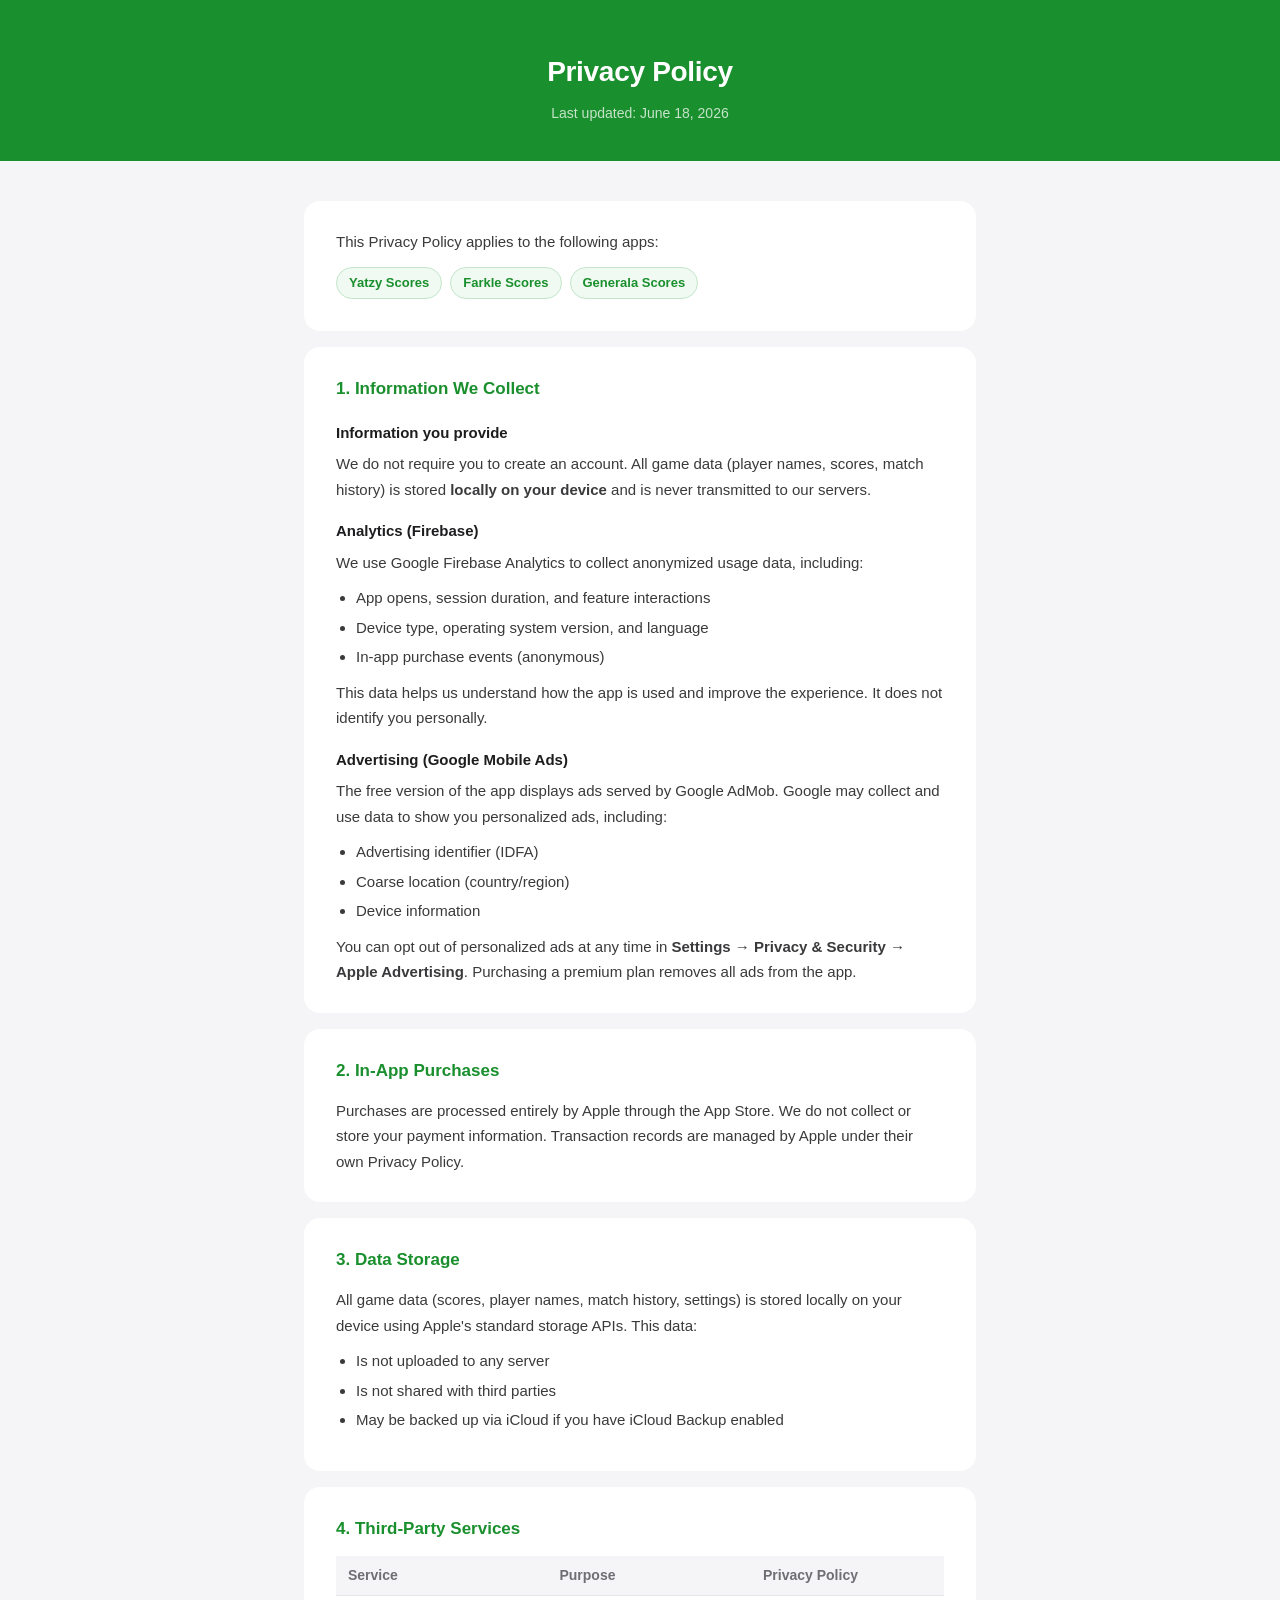
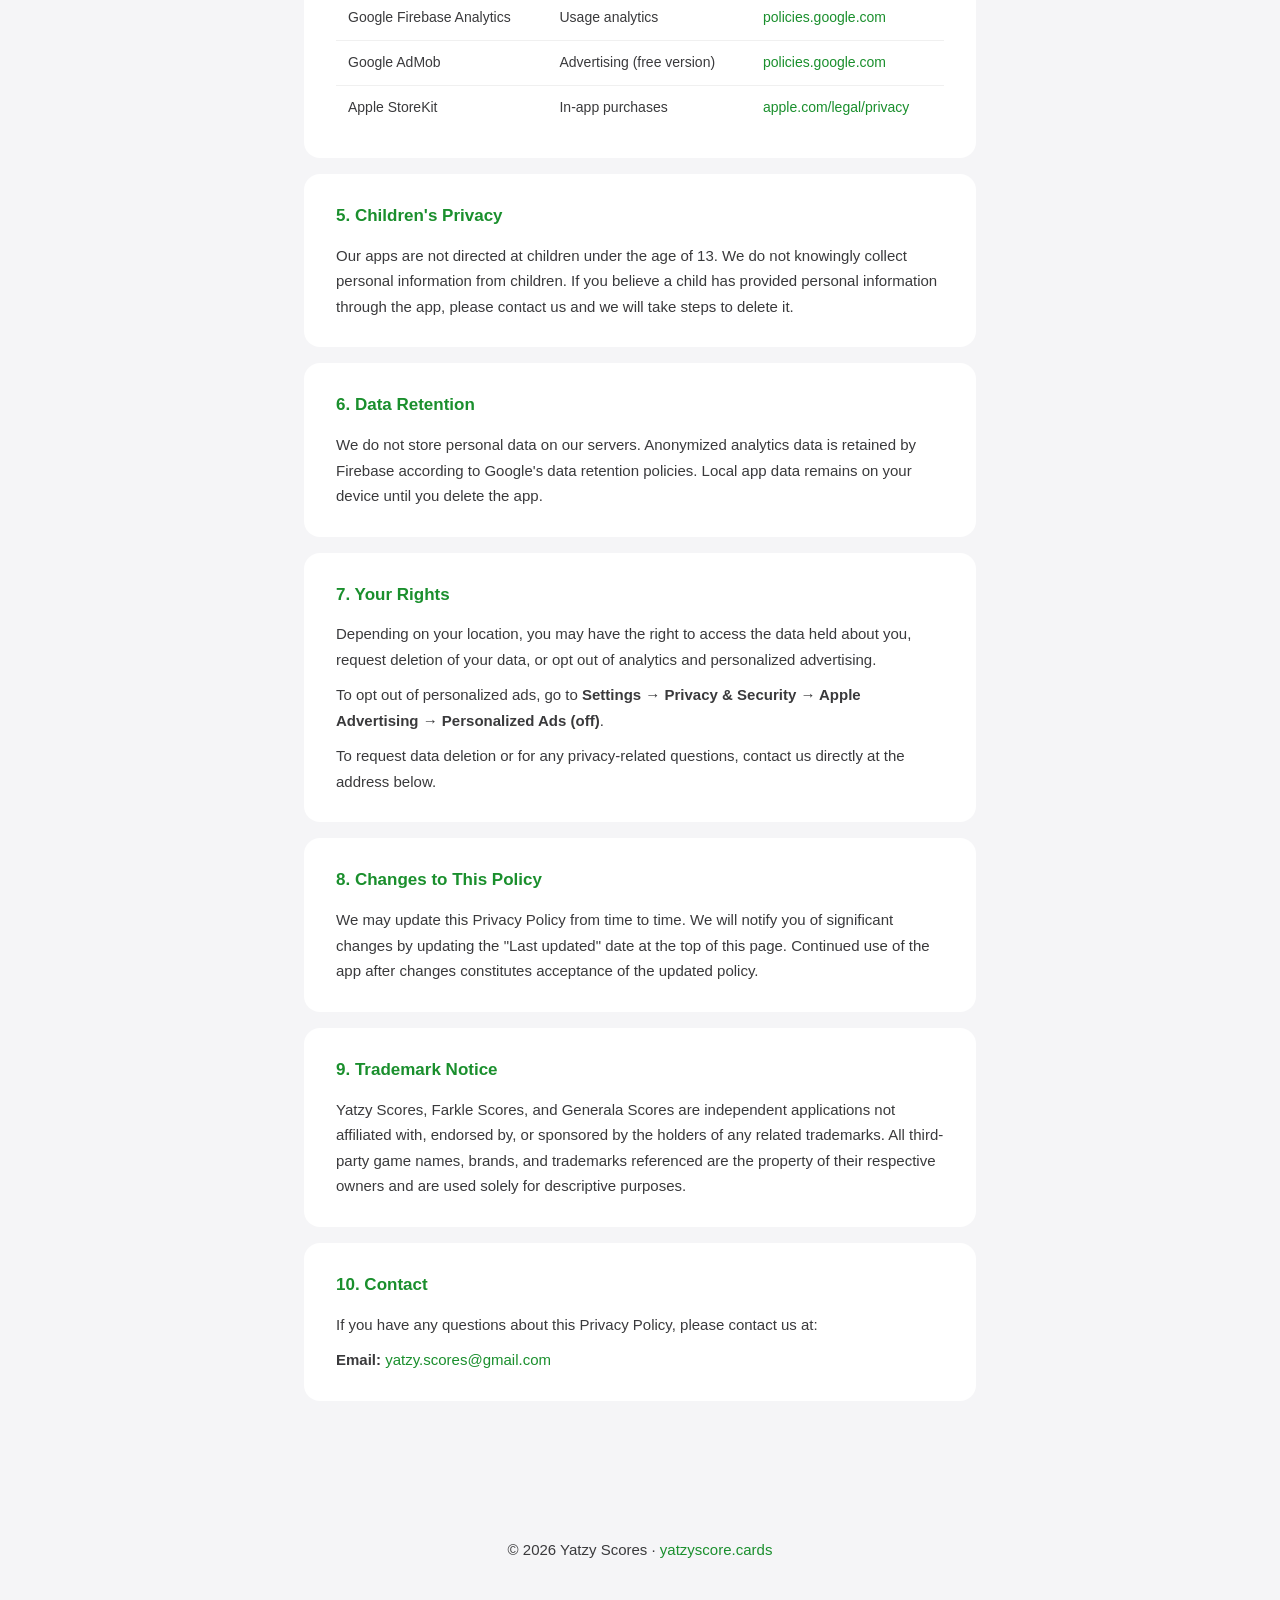
<file: landing-page/privacy.html>
<!DOCTYPE html>
<html lang="en">
<head>
  <meta charset="UTF-8" />
  <meta name="viewport" content="width=device-width, initial-scale=1.0" />
  <title>Privacy Policy — Yatzy Scores</title>
  <style>
    *, *::before, *::after { box-sizing: border-box; margin: 0; padding: 0; }

    body {
      font-family: -apple-system, BlinkMacSystemFont, "Segoe UI", Roboto, sans-serif;
      background: #f5f5f7;
      color: #1d1d1f;
      line-height: 1.7;
    }

    header {
      background: #1a8f2d;
      padding: 48px 24px 36px;
      text-align: center;
    }

    header h1 {
      color: #fff;
      font-size: 28px;
      font-weight: 700;
      letter-spacing: -0.3px;
    }

    header p {
      color: rgba(255,255,255,0.75);
      font-size: 14px;
      margin-top: 6px;
    }

    main {
      max-width: 720px;
      margin: 40px auto;
      padding: 0 24px 80px;
    }

    section {
      background: #fff;
      border-radius: 16px;
      padding: 28px 32px;
      margin-bottom: 16px;
    }

    h2 {
      font-size: 17px;
      font-weight: 700;
      color: #1a8f2d;
      margin-bottom: 12px;
    }

    h3 {
      font-size: 15px;
      font-weight: 600;
      color: #1d1d1f;
      margin: 16px 0 6px;
    }

    p { font-size: 15px; color: #3a3a3c; margin-bottom: 10px; }
    p:last-child { margin-bottom: 0; }

    ul { padding-left: 20px; margin-bottom: 10px; }
    ul li { font-size: 15px; color: #3a3a3c; margin-bottom: 4px; }

    table {
      width: 100%;
      border-collapse: collapse;
      font-size: 14px;
      margin-top: 8px;
    }

    th {
      text-align: left;
      padding: 8px 12px;
      background: #f5f5f7;
      color: #6e6e73;
      font-weight: 600;
      border-bottom: 1px solid #e5e5ea;
    }

    td {
      padding: 10px 12px;
      border-bottom: 1px solid #f0f0f0;
      color: #3a3a3c;
      vertical-align: top;
    }

    tr:last-child td { border-bottom: none; }

    a { color: #1a8f2d; text-decoration: none; }
    a:hover { text-decoration: underline; }

    .apps {
      display: flex;
      gap: 8px;
      flex-wrap: wrap;
      margin-bottom: 4px;
    }

    .app-badge {
      background: #f0faf2;
      color: #1a8f2d;
      font-size: 13px;
      font-weight: 600;
      padding: 4px 12px;
      border-radius: 20px;
      border: 1px solid #c3e6cb;
    }

    footer {
      text-align: center;
      font-size: 13px;
      color: #8e8e93;
      padding-bottom: 40px;
    }
  </style>
</head>
<body>

  <header>
    <h1>Privacy Policy</h1>
    <p>Last updated: June 18, 2026</p>
  </header>

  <main>

    <section>
      <p>This Privacy Policy applies to the following apps:</p>
      <div class="apps" style="margin-top:12px;">
        <span class="app-badge">Yatzy Scores</span>
        <span class="app-badge">Farkle Scores</span>
        <span class="app-badge">Generala Scores</span>
      </div>
    </section>

    <section>
      <h2>1. Information We Collect</h2>
      <h3>Information you provide</h3>
      <p>We do not require you to create an account. All game data (player names, scores, match history) is stored <strong>locally on your device</strong> and is never transmitted to our servers.</p>

      <h3>Analytics (Firebase)</h3>
      <p>We use Google Firebase Analytics to collect anonymized usage data, including:</p>
      <ul>
        <li>App opens, session duration, and feature interactions</li>
        <li>Device type, operating system version, and language</li>
        <li>In-app purchase events (anonymous)</li>
      </ul>
      <p>This data helps us understand how the app is used and improve the experience. It does not identify you personally.</p>

      <h3>Advertising (Google Mobile Ads)</h3>
      <p>The free version of the app displays ads served by Google AdMob. Google may collect and use data to show you personalized ads, including:</p>
      <ul>
        <li>Advertising identifier (IDFA)</li>
        <li>Coarse location (country/region)</li>
        <li>Device information</li>
      </ul>
      <p>You can opt out of personalized ads at any time in <strong>Settings → Privacy & Security → Apple Advertising</strong>. Purchasing a premium plan removes all ads from the app.</p>
    </section>

    <section>
      <h2>2. In-App Purchases</h2>
      <p>Purchases are processed entirely by Apple through the App Store. We do not collect or store your payment information. Transaction records are managed by Apple under their own Privacy Policy.</p>
    </section>

    <section>
      <h2>3. Data Storage</h2>
      <p>All game data (scores, player names, match history, settings) is stored locally on your device using Apple's standard storage APIs. This data:</p>
      <ul>
        <li>Is not uploaded to any server</li>
        <li>Is not shared with third parties</li>
        <li>May be backed up via iCloud if you have iCloud Backup enabled</li>
      </ul>
    </section>

    <section>
      <h2>4. Third-Party Services</h2>
      <table>
        <thead>
          <tr>
            <th>Service</th>
            <th>Purpose</th>
            <th>Privacy Policy</th>
          </tr>
        </thead>
        <tbody>
          <tr>
            <td>Google Firebase Analytics</td>
            <td>Usage analytics</td>
            <td><a href="https://policies.google.com/privacy" target="_blank">policies.google.com</a></td>
          </tr>
          <tr>
            <td>Google AdMob</td>
            <td>Advertising (free version)</td>
            <td><a href="https://policies.google.com/privacy" target="_blank">policies.google.com</a></td>
          </tr>
          <tr>
            <td>Apple StoreKit</td>
            <td>In-app purchases</td>
            <td><a href="https://www.apple.com/legal/privacy" target="_blank">apple.com/legal/privacy</a></td>
          </tr>
        </tbody>
      </table>
    </section>

    <section>
      <h2>5. Children's Privacy</h2>
      <p>Our apps are not directed at children under the age of 13. We do not knowingly collect personal information from children. If you believe a child has provided personal information through the app, please contact us and we will take steps to delete it.</p>
    </section>

    <section>
      <h2>6. Data Retention</h2>
      <p>We do not store personal data on our servers. Anonymized analytics data is retained by Firebase according to Google's data retention policies. Local app data remains on your device until you delete the app.</p>
    </section>

    <section>
      <h2>7. Your Rights</h2>
      <p>Depending on your location, you may have the right to access the data held about you, request deletion of your data, or opt out of analytics and personalized advertising.</p>
      <p>To opt out of personalized ads, go to <strong>Settings → Privacy & Security → Apple Advertising → Personalized Ads (off)</strong>.</p>
      <p>To request data deletion or for any privacy-related questions, contact us directly at the address below.</p>
    </section>

    <section>
      <h2>8. Changes to This Policy</h2>
      <p>We may update this Privacy Policy from time to time. We will notify you of significant changes by updating the "Last updated" date at the top of this page. Continued use of the app after changes constitutes acceptance of the updated policy.</p>
    </section>

    <section>
      <h2>9. Trademark Notice</h2>
      <p>Yatzy Scores, Farkle Scores, and Generala Scores are independent applications not affiliated with, endorsed by, or sponsored by the holders of any related trademarks. All third-party game names, brands, and trademarks referenced are the property of their respective owners and are used solely for descriptive purposes.</p>
    </section>

    <section>
      <h2>10. Contact</h2>
      <p>If you have any questions about this Privacy Policy, please contact us at:</p>
      <p><strong>Email:</strong> <a href="mailto:yatzy.scores@gmail.com">yatzy.scores@gmail.com</a></p>
    </section>

  </main>

  <footer>
    <p>© 2026 Yatzy Scores · <a href="https://yatzyscore.cards">yatzyscore.cards</a></p>
  </footer>

</body>
</html>
</file>
